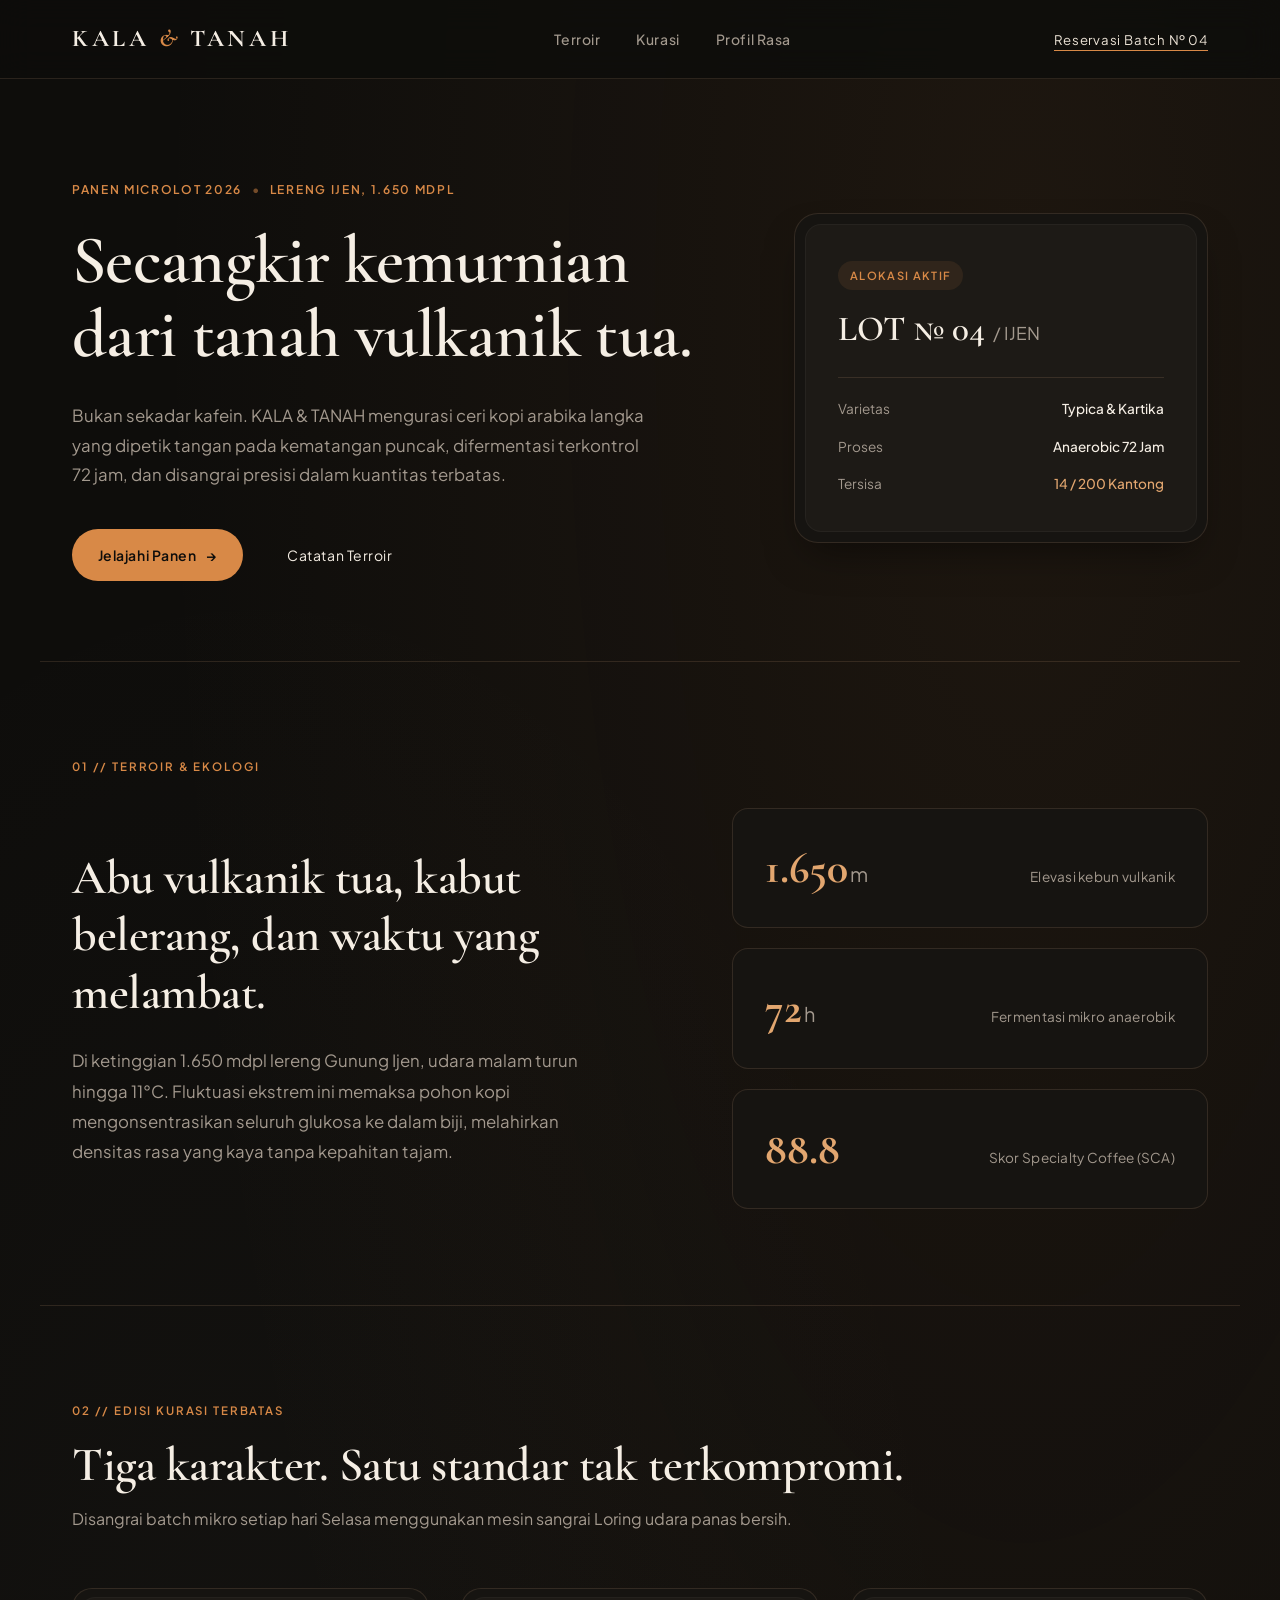
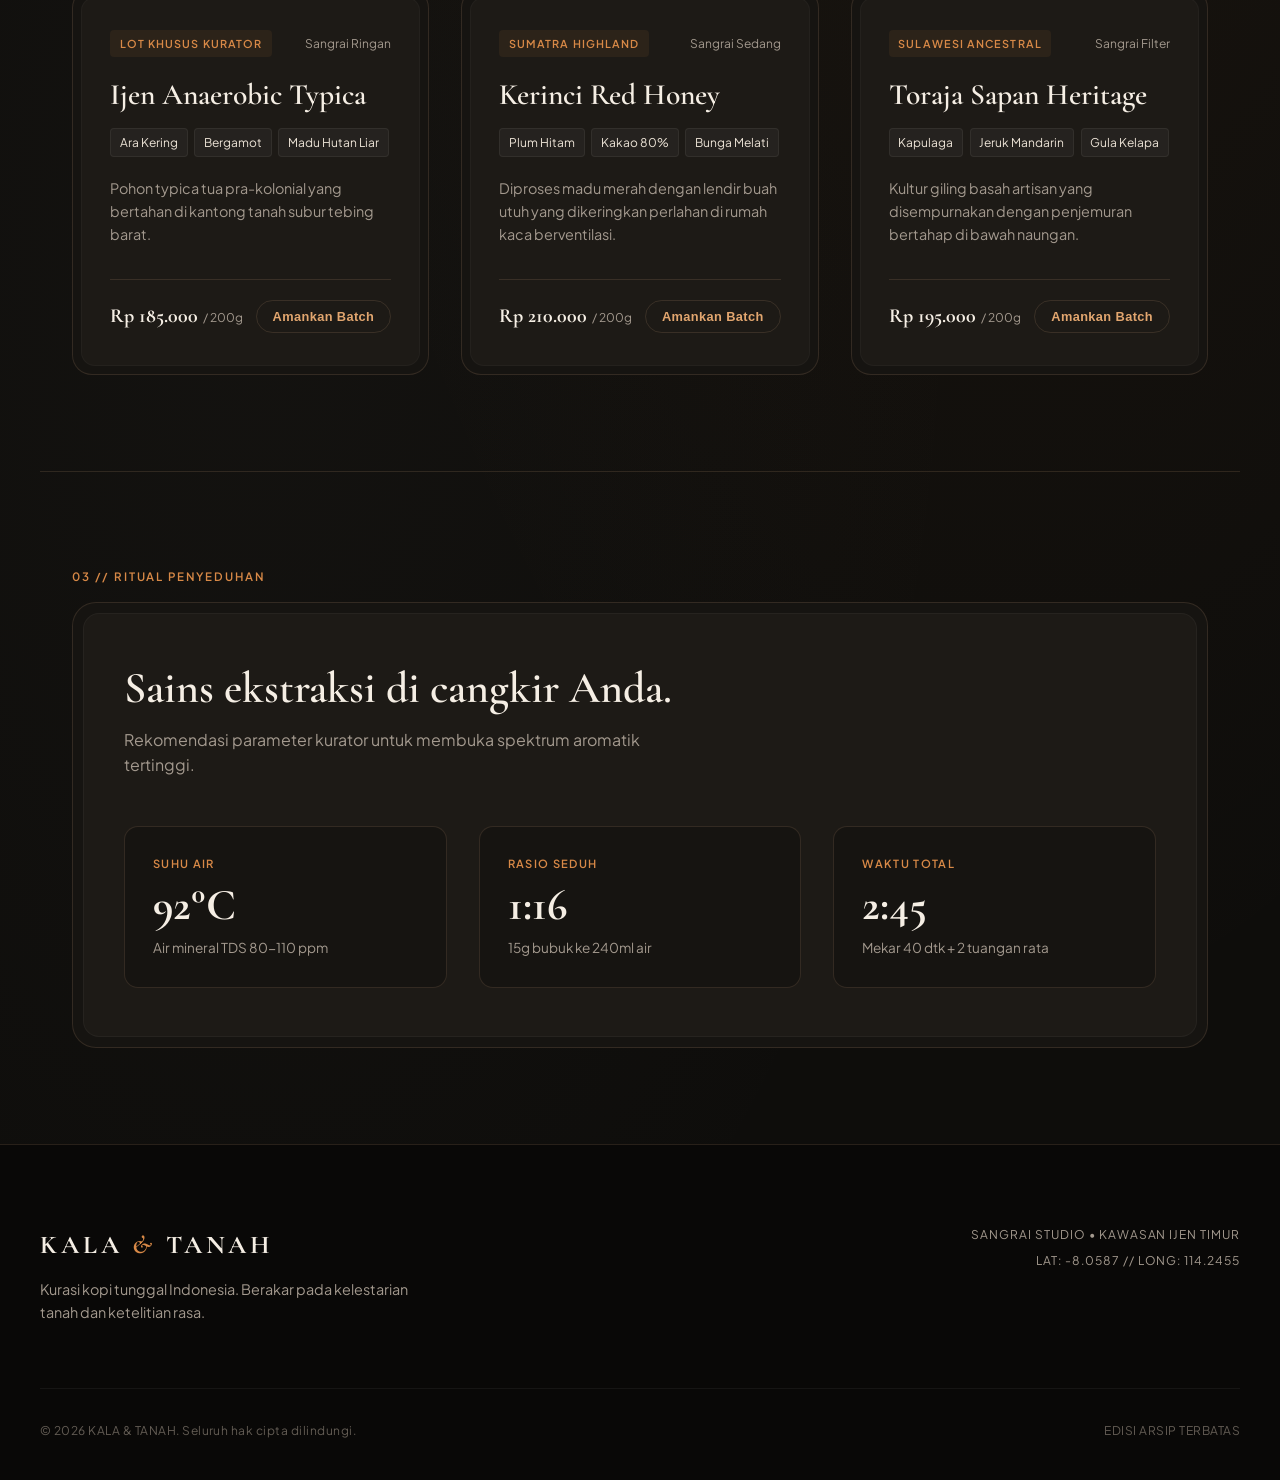
<file: index.html>
<!DOCTYPE html>
<html lang="id">
<head>
  <meta charset="UTF-8">
  <meta name="viewport" content="width=device-width, initial-scale=1.0">
  <title>KALA &amp; TANAH — Kopi Khusus Asal Tunggal</title>
  <link rel="preconnect" href="https://fonts.googleapis.com">
  <link rel="preconnect" href="https://fonts.gstatic.com" crossorigin>
  <link href="https://fonts.googleapis.com/css2?family=Cormorant+Garamond:ital,wght@0,400;0,600;0,700;1,400&family=Plus+Jakarta+Sans:wght@300;400;500;600&display=swap" rel="stylesheet">
  <link rel="stylesheet" href="style.css">
</head>
<body>
  <header class="site-header">
    <div class="nav-container">
      <a href="#" class="brand-logo">KALA <span>&amp;</span> TANAH</a>
      <nav class="main-nav">
        <a href="#origin">Terroir</a>
        <a href="#koleksi">Kurasi</a>
        <a href="#sensory">Profil Rasa</a>
      </nav>
      <div class="header-action">
        <a href="#koleksi" class="btn-text">Reservasi Batch № 04</a>
      </div>
    </div>
  </header>

  <main>
    <section class="hero-section">
      <div class="hero-content">
        <div class="hero-meta">
          <span class="meta-tag">PANEN MICROLOT 2026</span>
          <span class="meta-divider">•</span>
          <span class="meta-location">LERENG IJEN, 1.650 MDPL</span>
        </div>
        <h1 class="hero-title">Secangkir kemurnian dari tanah vulkanik tua.</h1>
        <p class="hero-description">
          Bukan sekadar kafein. KALA &amp; TANAH mengurasi ceri kopi arabika langka yang dipetik tangan pada kematangan puncak, difermentasi terkontrol 72 jam, dan disangrai presisi dalam kuantitas terbatas.
        </p>
        <div class="hero-cta-group">
          <a href="#koleksi" class="btn-primary">
            <span>Jelajahi Panen</span>
            <span class="btn-arrow" aria-hidden="true">&rarr;</span>
          </a>
          <a href="#origin" class="btn-secondary">Catatan Terroir</a>
        </div>
      </div>
      <div class="hero-card-bezel">
        <div class="hero-card-inner">
          <div class="card-pill">ALOKASI AKTIF</div>
          <div class="card-code">LOT № 04 <span class="card-code-sub">/ IJEN</span></div>
          <div class="card-kv-grid">
            <div class="kv-item">
              <span class="kv-label">Varietas</span>
              <strong class="kv-value">Typica &amp; Kartika</strong>
            </div>
            <div class="kv-item">
              <span class="kv-label">Proses</span>
              <strong class="kv-value">Anaerobic 72 Jam</strong>
            </div>
            <div class="kv-item">
              <span class="kv-label">Tersisa</span>
              <strong class="kv-value accent">14 / 200 Kantong</strong>
            </div>
          </div>
        </div>
      </div>
    </section>

    <section id="origin" class="origin-section">
      <div class="section-label">01 // TERROIR &amp; EKOLOGI</div>
      <div class="origin-layout">
        <div class="origin-headline-col">
          <h2 class="section-heading">Abu vulkanik tua, kabut belerang, dan waktu yang melambat.</h2>
          <p class="origin-body">
            Di ketinggian 1.650 mdpl lereng Gunung Ijen, udara malam turun hingga 11°C. Fluktuasi ekstrem ini memaksa pohon kopi mengonsentrasikan seluruh glukosa ke dalam biji, melahirkan densitas rasa yang kaya tanpa kepahitan tajam.
          </p>
        </div>
        <div class="origin-stats-col">
          <div class="stat-card">
            <span class="stat-num">1.650<small>m</small></span>
            <span class="stat-desc">Elevasi kebun vulkanik</span>
          </div>
          <div class="stat-card">
            <span class="stat-num">72<small>h</small></span>
            <span class="stat-desc">Fermentasi mikro anaerobik</span>
          </div>
          <div class="stat-card">
            <span class="stat-num">88.8</span>
            <span class="stat-desc">Skor Specialty Coffee (SCA)</span>
          </div>
        </div>
      </div>
    </section>

    <section id="koleksi" class="collection-section">
      <div class="section-label">02 // EDISI KURASI TERBATAS</div>
      <div class="collection-intro">
        <h2 class="section-heading">Tiga karakter. Satu standar tak terkompromi.</h2>
        <p class="collection-sub">Disangrai batch mikro setiap hari Selasa menggunakan mesin sangrai Loring udara panas bersih.</p>
      </div>

      <div class="cards-bento">
        <article class="coffee-card-bezel bento-featured">
          <div class="coffee-card-inner">
            <div class="card-top">
              <span class="card-badge">LOT KHUSUS KURATOR</span>
              <span class="card-roast">Sangrai Ringan</span>
            </div>
            <h3 class="coffee-name">Ijen Anaerobic Typica</h3>
            <div class="cupping-notes">
              <span class="note-tag">Ara Kering</span>
              <span class="note-tag">Bergamot</span>
              <span class="note-tag">Madu Hutan Liar</span>
            </div>
            <p class="coffee-desc">Pohon typica tua pra-kolonial yang bertahan di kantong tanah subur tebing barat.</p>
            <div class="card-bottom">
              <span class="card-price">Rp 185.000 <small>/ 200g</small></span>
              <button class="btn-order" type="button">Amankan Batch</button>
            </div>
          </div>
        </article>

        <article class="coffee-card-bezel">
          <div class="coffee-card-inner">
            <div class="card-top">
              <span class="card-badge">SUMATRA HIGHLAND</span>
              <span class="card-roast">Sangrai Sedang</span>
            </div>
            <h3 class="coffee-name">Kerinci Red Honey</h3>
            <div class="cupping-notes">
              <span class="note-tag">Plum Hitam</span>
              <span class="note-tag">Kakao 80%</span>
              <span class="note-tag">Bunga Melati</span>
            </div>
            <p class="coffee-desc">Diproses madu merah dengan lendir buah utuh yang dikeringkan perlahan di rumah kaca berventilasi.</p>
            <div class="card-bottom">
              <span class="card-price">Rp 210.000 <small>/ 200g</small></span>
              <button class="btn-order" type="button">Amankan Batch</button>
            </div>
          </div>
        </article>

        <article class="coffee-card-bezel">
          <div class="coffee-card-inner">
            <div class="card-top">
              <span class="card-badge">SULAWESI ANCESTRAL</span>
              <span class="card-roast">Sangrai Filter</span>
            </div>
            <h3 class="coffee-name">Toraja Sapan Heritage</h3>
            <div class="cupping-notes">
              <span class="note-tag">Kapulaga</span>
              <span class="note-tag">Jeruk Mandarin</span>
              <span class="note-tag">Gula Kelapa</span>
            </div>
            <p class="coffee-desc">Kultur giling basah artisan yang disempurnakan dengan penjemuran bertahap di bawah naungan.</p>
            <div class="card-bottom">
              <span class="card-price">Rp 195.000 <small>/ 200g</small></span>
              <button class="btn-order" type="button">Amankan Batch</button>
            </div>
          </div>
        </article>
      </div>
    </section>

    <section id="sensory" class="ritual-section">
      <div class="section-label">03 // RITUAL PENYEDUHAN</div>
      <div class="ritual-card-bezel">
        <div class="ritual-card-inner">
          <div class="ritual-header">
            <h2 class="ritual-title">Sains ekstraksi di cangkir Anda.</h2>
            <p class="ritual-desc">Rekomendasi parameter kurator untuk membuka spektrum aromatik tertinggi.</p>
          </div>
          <div class="parameters-grid">
            <div class="param-card">
              <span class="param-kicker">SUHU AIR</span>
              <strong class="param-val">92°C</strong>
              <span class="param-sub">Air mineral TDS 80-110 ppm</span>
            </div>
            <div class="param-card">
              <span class="param-kicker">RASIO SEDUH</span>
              <strong class="param-val">1:16</strong>
              <span class="param-sub">15g bubuk ke 240ml air</span>
            </div>
            <div class="param-card">
              <span class="param-kicker">WAKTU TOTAL</span>
              <strong class="param-val">2:45</strong>
              <span class="param-sub">Mekar 40 dtk + 2 tuangan rata</span>
            </div>
          </div>
        </div>
      </div>
    </section>
  </main>

  <footer class="site-footer">
    <div class="footer-inner">
      <div class="footer-meta">
        <div class="footer-logo">KALA <span>&amp;</span> TANAH</div>
        <p class="footer-tagline">Kurasi kopi tunggal Indonesia. Berakar pada kelestarian tanah dan ketelitian rasa.</p>
      </div>
      <div class="footer-coords">
        <span>SANGRAI STUDIO • KAWASAN IJEN TIMUR</span>
        <span>LAT: -8.0587 // LONG: 114.2455</span>
      </div>
    </div>
    <div class="footer-bottom-bar">
      <span>&copy; 2026 KALA &amp; TANAH. Seluruh hak cipta dilindungi.</span>
      <span>EDISI ARSIP TERBATAS</span>
    </div>
  </footer>
</body>
</html>
</file>
<file: style.css>
:root {
  --bg-primary: #0e0d0b;
  --bg-surface: #161411;
  --bg-card: #1d1a16;
  --bg-card-inner: #24201b;
  --border-subtle: rgba(224, 178, 134, 0.14);
  --border-focus: rgba(224, 178, 134, 0.35);
  --text-main: #f5eee4;
  --text-muted: #a3998e;
  --accent-amber: #d88947;
  --accent-gold: #e2a66f;
  --accent-light: #ece3d6;
  --font-serif: 'Cormorant Garamond', Georgia, serif;
  --font-sans: 'Plus Jakarta Sans', -apple-system, BlinkMacSystemFont, sans-serif;
  --ease-agency: cubic-bezier(0.16, 1, 0.3, 1);
  --max-w: 1200px;
}

*, *::before, *::after {
  box-sizing: border-box;
  margin: 0;
  padding: 0;
}

html {
  scroll-behavior: smooth;
  scroll-padding-top: 80px;
  background-color: var(--bg-primary);
  color: var(--text-main);
  font-family: var(--font-sans);
  line-height: 1.6;
  -webkit-font-smoothing: antialiased;
}

body {
  background-color: var(--bg-primary);
  background-image: 
    radial-gradient(ellipse at 80% 10%, rgba(216, 137, 71, 0.08) 0%, transparent 60%),
    radial-gradient(ellipse at 20% 60%, rgba(163, 153, 142, 0.04) 0%, transparent 50%);
  color: var(--text-main);
  min-height: 100vh;
}

/* Header */
.site-header {
  position: sticky;
  top: 0;
  z-index: 100;
  background: rgba(14, 13, 11, 0.85);
  backdrop-filter: blur(16px);
  -webkit-backdrop-filter: blur(16px);
  border-bottom: 1px solid var(--border-subtle);
  transition: border-color 0.3s ease;
}

.nav-container {
  max-width: var(--max-w);
  margin: 0 auto;
  padding: 1.25rem 2rem;
  display: flex;
  align-items: center;
  justify-content: space-between;
}

.brand-logo {
  font-family: var(--font-serif);
  font-size: 1.5rem;
  font-weight: 700;
  letter-spacing: 0.15em;
  color: var(--text-main);
  text-decoration: none;
  text-transform: uppercase;
}

.brand-logo span {
  color: var(--accent-amber);
  font-style: italic;
}

.main-nav {
  display: flex;
  gap: 2.25rem;
}

.main-nav a {
  color: var(--text-muted);
  text-decoration: none;
  font-size: 0.875rem;
  font-weight: 500;
  letter-spacing: 0.04em;
  transition: color 0.25s var(--ease-agency);
}

.main-nav a:hover {
  color: var(--text-main);
}

.btn-text {
  font-size: 0.825rem;
  letter-spacing: 0.06em;
  color: var(--accent-light);
  text-decoration: none;
  border-bottom: 1px solid var(--accent-amber);
  padding-bottom: 2px;
  transition: color 0.25s ease, border-color 0.25s ease;
}

.btn-text:hover {
  color: var(--accent-amber);
}

/* Hero Section */
.hero-section {
  max-width: var(--max-w);
  margin: 0 auto;
  padding: 6rem 2rem 5rem;
  display: grid;
  grid-template-columns: 1.35fr 0.85fr;
  gap: 4rem;
  align-items: center;
}

.hero-meta {
  display: inline-flex;
  align-items: center;
  gap: 0.6rem;
  margin-bottom: 1.5rem;
  font-size: 0.75rem;
  letter-spacing: 0.14em;
  color: var(--accent-amber);
  font-weight: 600;
}

.meta-divider {
  opacity: 0.5;
}

.hero-title {
  font-family: var(--font-serif);
  font-size: clamp(2.75rem, 5.5vw, 4.25rem);
  font-weight: 600;
  line-height: 1.1;
  letter-spacing: -0.01em;
  margin-bottom: 1.75rem;
  color: var(--text-main);
}

.hero-description {
  font-size: 1.05rem;
  color: var(--text-muted);
  max-width: 36rem;
  line-height: 1.75;
  margin-bottom: 2.5rem;
}

.hero-cta-group {
  display: flex;
  align-items: center;
  gap: 1.5rem;
  flex-wrap: wrap;
}

.btn-primary {
  display: inline-flex;
  align-items: center;
  gap: 0.6rem;
  background: var(--accent-amber);
  color: #0e0d0b;
  font-weight: 600;
  font-size: 0.875rem;
  letter-spacing: 0.04em;
  text-decoration: none;
  padding: 0.9rem 1.6rem;
  border-radius: 999px;
  transition: transform 0.25s var(--ease-agency), background 0.25s ease;
}

/* Double Bezel Hero Card */
.hero-card-bezel {
  background: var(--bg-surface);
  border: 1px solid var(--border-subtle);
  border-radius: 24px;
  padding: 10px;
  box-shadow: 0 20px 40px -15px rgba(0, 0, 0, 0.5);
}

.hero-card-inner {
  background: var(--bg-card);
  border: 1px solid rgba(255, 255, 255, 0.04);
  border-radius: 16px;
  padding: 2.25rem 2rem;
}

.card-pill {
  display: inline-block;
  font-size: 0.7rem;
  font-weight: 600;
  letter-spacing: 0.12em;
  color: var(--accent-amber);
  background: rgba(216, 137, 71, 0.1);
  padding: 0.35rem 0.75rem;
  border-radius: 999px;
  margin-bottom: 1.25rem;
}

.card-code {
  font-family: var(--font-serif);
  font-size: 2.2rem;
  font-weight: 600;
  line-height: 1.1;
  color: var(--text-main);
  margin-bottom: 1.75rem;
}

.card-code-sub {
  font-size: 1.1rem;
  color: var(--text-muted);
  font-family: var(--font-sans);
  font-weight: 400;
}

.card-kv-grid {
  display: flex;
  flex-direction: column;
  gap: 1rem;
  border-top: 1px solid var(--border-subtle);
  padding-top: 1.25rem;
}

.kv-item {
  display: flex;
  justify-content: space-between;
  align-items: center;
  font-size: 0.85rem;
}

.kv-label {
  color: var(--text-muted);
}

.kv-value {
  color: var(--text-main);
  font-weight: 500;
}

.kv-value.accent {
  color: var(--accent-gold);
}

/* Common Section Typography */
.section-label {
  font-size: 0.72rem;
  font-weight: 600;
  letter-spacing: 0.16em;
  color: var(--accent-amber);
  margin-bottom: 1rem;
}

.section-heading {
  font-family: var(--font-serif);
  font-size: clamp(2rem, 3.8vw, 3rem);
  font-weight: 600;
  line-height: 1.2;
  color: var(--text-main);
  letter-spacing: -0.01em;
}

/* Origin Section */
.origin-section {
  max-width: var(--max-w);
  margin: 0 auto;
  padding: 6rem 2rem;
  border-top: 1px solid var(--border-subtle);
}

.origin-layout {
  display: grid;
  grid-template-columns: 1.25fr 1fr;
  gap: 4rem;
  margin-top: 2rem;
  align-items: center;
}

.origin-body {
  margin-top: 1.5rem;
  color: var(--text-muted);
  font-size: 1.05rem;
  line-height: 1.8;
  max-width: 34rem;
}

.origin-stats-col {
  display: flex;
  flex-direction: column;
  gap: 1.25rem;
}

.stat-card {
  background: var(--bg-surface);
  border: 1px solid var(--border-subtle);
  border-radius: 16px;
  padding: 1.5rem 2rem;
  display: flex;
  align-items: baseline;
  justify-content: space-between;
  transition: transform 0.3s var(--ease-agency), border-color 0.3s ease;
}

.stat-card:hover {
  transform: translateX(4px);
  border-color: var(--border-focus);
}

.stat-num {
  font-family: var(--font-serif);
  font-size: 2.75rem;
  font-weight: 700;
  color: var(--accent-gold);
}

.stat-num small {
  font-size: 1.25rem;
  font-family: var(--font-sans);
  color: var(--text-muted);
  font-weight: 400;
  margin-left: 2px;
}

.stat-desc {
  font-size: 0.85rem;
  color: var(--text-muted);
  letter-spacing: 0.02em;
}


.btn-primary:hover {
  background: var(--accent-gold);
  transform: translateY(-2px);
}

.btn-primary .btn-arrow {
  transition: transform 0.25s var(--ease-agency);
}

.btn-primary:hover .btn-arrow {
  transform: translateX(3px);
}

.btn-secondary {
  color: var(--text-main);
  text-decoration: none;
  font-size: 0.875rem;
  letter-spacing: 0.04em;
  padding: 0.9rem 1.25rem;
  transition: color 0.25s ease;
}

.btn-secondary:hover {
  color: var(--accent-gold);
}

/* Collection Section & Bento */
.collection-section {
  max-width: var(--max-w);
  margin: 0 auto;
  padding: 6rem 2rem;
  border-top: 1px solid var(--border-subtle);
}

.collection-intro {
  margin-bottom: 3.5rem;
}

.collection-sub {
  margin-top: 0.75rem;
  color: var(--text-muted);
  font-size: 1rem;
}

.cards-bento {
  display: grid;
  grid-template-columns: repeat(3, 1fr);
  gap: 2rem;
}

.coffee-card-bezel {
  display: flex;
  flex-direction: column;
  background: var(--bg-surface);
  border: 1px solid var(--border-subtle);
  border-radius: 20px;
  padding: 8px;
  transition: transform 0.35s var(--ease-agency), border-color 0.35s ease, box-shadow 0.35s ease;
}

.coffee-card-bezel:hover {
  transform: translateY(-4px);
  border-color: var(--border-focus);
  box-shadow: 0 16px 32px -8px rgba(0, 0, 0, 0.4);
}

.coffee-card-inner {
  background: var(--bg-card);
  border: 1px solid rgba(255, 255, 255, 0.03);
  border-radius: 14px;
  padding: 2rem 1.75rem;
  display: flex;
  flex-direction: column;
  height: 100%;
}

.card-top {
  display: flex;
  justify-content: space-between;
  align-items: center;
  margin-bottom: 1.25rem;
}

.card-badge {
  font-size: 0.68rem;
  font-weight: 600;
  letter-spacing: 0.1em;
  color: var(--accent-amber);
  background: rgba(216, 137, 71, 0.08);
  padding: 0.3rem 0.6rem;
  border-radius: 4px;
}

.card-roast {
  font-size: 0.75rem;
  color: var(--text-muted);
}

.coffee-name {
  font-family: var(--font-serif);
  font-size: 1.85rem;
  font-weight: 600;
  line-height: 1.2;
  margin-bottom: 1rem;
  color: var(--text-main);
}

.cupping-notes {
  display: flex;
  flex-wrap: wrap;
  gap: 0.4rem;
  margin-bottom: 1.25rem;
}

.note-tag {
  font-size: 0.75rem;
  color: var(--accent-light);
  background: rgba(255, 255, 255, 0.04);
  padding: 0.25rem 0.55rem;
  border-radius: 4px;
  border: 1px solid rgba(255, 255, 255, 0.06);
}

.coffee-desc {
  font-size: 0.9rem;
  color: var(--text-muted);
  line-height: 1.6;
  margin-bottom: 2rem;
  flex-grow: 1;
}

.card-bottom {
  display: flex;
  justify-content: space-between;
  align-items: center;
  border-top: 1px solid var(--border-subtle);
  padding-top: 1.25rem;
  margin-top: auto;
}

.card-price {
  font-family: var(--font-serif);
  font-size: 1.25rem;
  font-weight: 700;
  color: var(--text-main);
}

.card-price small {
  font-family: var(--font-sans);
  font-size: 0.75rem;
  font-weight: 400;
  color: var(--text-muted);
}

.btn-order {
  background: transparent;
  color: var(--accent-gold);
  border: 1px solid var(--border-subtle);
  padding: 0.5rem 1rem;
  border-radius: 999px;
  font-size: 0.8rem;
  font-weight: 600;
  letter-spacing: 0.03em;
  cursor: pointer;
  transition: all 0.25s var(--ease-agency);
}

.btn-order:hover {
  background: var(--accent-amber);
  color: #0e0d0b;
  border-color: var(--accent-amber);
}

/* Ritual Section */
.ritual-section {
  max-width: var(--max-w);
  margin: 0 auto;
  padding: 6rem 2rem;
  border-top: 1px solid var(--border-subtle);
}

.ritual-card-bezel {
  background: var(--bg-surface);
  border: 1px solid var(--border-subtle);
  border-radius: 24px;
  padding: 10px;
}

.ritual-card-inner {
  background: var(--bg-card);
  border: 1px solid rgba(255, 255, 255, 0.04);
  border-radius: 16px;
  padding: 3rem 2.5rem;
}

.ritual-header {
  max-width: 36rem;
  margin-bottom: 3rem;
}

.ritual-title {
  font-family: var(--font-serif);
  font-size: clamp(2rem, 3.5vw, 2.75rem);
  font-weight: 600;
  line-height: 1.2;
  color: var(--text-main);
  margin-bottom: 0.75rem;
}

.ritual-desc {
  color: var(--text-muted);
  font-size: 1rem;
}

.parameters-grid {
  display: grid;
  grid-template-columns: repeat(3, 1fr);
  gap: 2rem;
}

.param-card {
  background: var(--bg-surface);
  border: 1px solid var(--border-subtle);
  border-radius: 14px;
  padding: 1.75rem;
  display: flex;
  flex-direction: column;
}

.param-kicker {
  font-size: 0.7rem;
  letter-spacing: 0.12em;
  color: var(--accent-amber);
  font-weight: 600;
  margin-bottom: 0.5rem;
}

.param-val {
  font-family: var(--font-serif);
  font-size: 2.75rem;
  font-weight: 700;
  color: var(--text-main);
  line-height: 1.1;
  margin-bottom: 0.5rem;
}

.param-sub {
  font-size: 0.85rem;
  color: var(--text-muted);
}

/* Footer */
.site-footer {
  border-top: 1px solid var(--border-subtle);
  background: #090807;
  padding: 5rem 2rem 2.5rem;
}

.footer-inner {
  max-width: var(--max-w);
  margin: 0 auto;
  display: flex;
  justify-content: space-between;
  align-items: flex-start;
  padding-bottom: 4rem;
  border-bottom: 1px solid rgba(255, 255, 255, 0.05);
  gap: 2rem;
}

.footer-logo {
  font-family: var(--font-serif);
  font-size: 1.6rem;
  font-weight: 700;
  letter-spacing: 0.15em;
  color: var(--text-main);
  margin-bottom: 0.75rem;
}

.footer-logo span {
  color: var(--accent-amber);
  font-style: italic;
}

.footer-tagline {
  color: var(--text-muted);
  font-size: 0.9rem;
  max-width: 24rem;
  line-height: 1.6;
}

.footer-coords {
  display: flex;
  flex-direction: column;
  gap: 0.4rem;
  font-size: 0.75rem;
  color: var(--text-muted);
  letter-spacing: 0.08em;
  text-align: right;
}

.footer-bottom-bar {
  max-width: var(--max-w);
  margin: 2rem auto 0;
  display: flex;
  justify-content: space-between;
  font-size: 0.75rem;
  color: #635c54;
  letter-spacing: 0.04em;
}

/* Responsive / Collapse */
@media (max-width: 960px) {
  .hero-section {
    grid-template-columns: 1fr;
    gap: 3rem;
    padding: 4rem 1.5rem 3rem;
  }

  .origin-layout {
    grid-template-columns: 1fr;
    gap: 2.5rem;
  }

  .cards-bento {
    grid-template-columns: 1fr;
  }

  .parameters-grid {
    grid-template-columns: 1fr;
  }

  .footer-inner {
    flex-direction: column;
    text-align: left;
  }

  .footer-coords {
    text-align: left;
  }

  .footer-bottom-bar {
    flex-direction: column;
    gap: 0.5rem;
  }
}

@media (max-width: 640px) {
  .nav-container {
    padding: 1rem 1.25rem;
  }
  
  .main-nav {
    display: none;
  }

  .hero-title {
    font-size: 2.35rem;
  }

  .stat-card {
    flex-direction: column;
    gap: 0.5rem;
  }
}

@media (prefers-reduced-motion: reduce) {
  * {
    animation-duration: 0.01ms !important;
    animation-iteration-count: 1 !important;
    transition-duration: 0.01ms !important;
    scroll-behavior: auto !important;
  }
}
</file>
